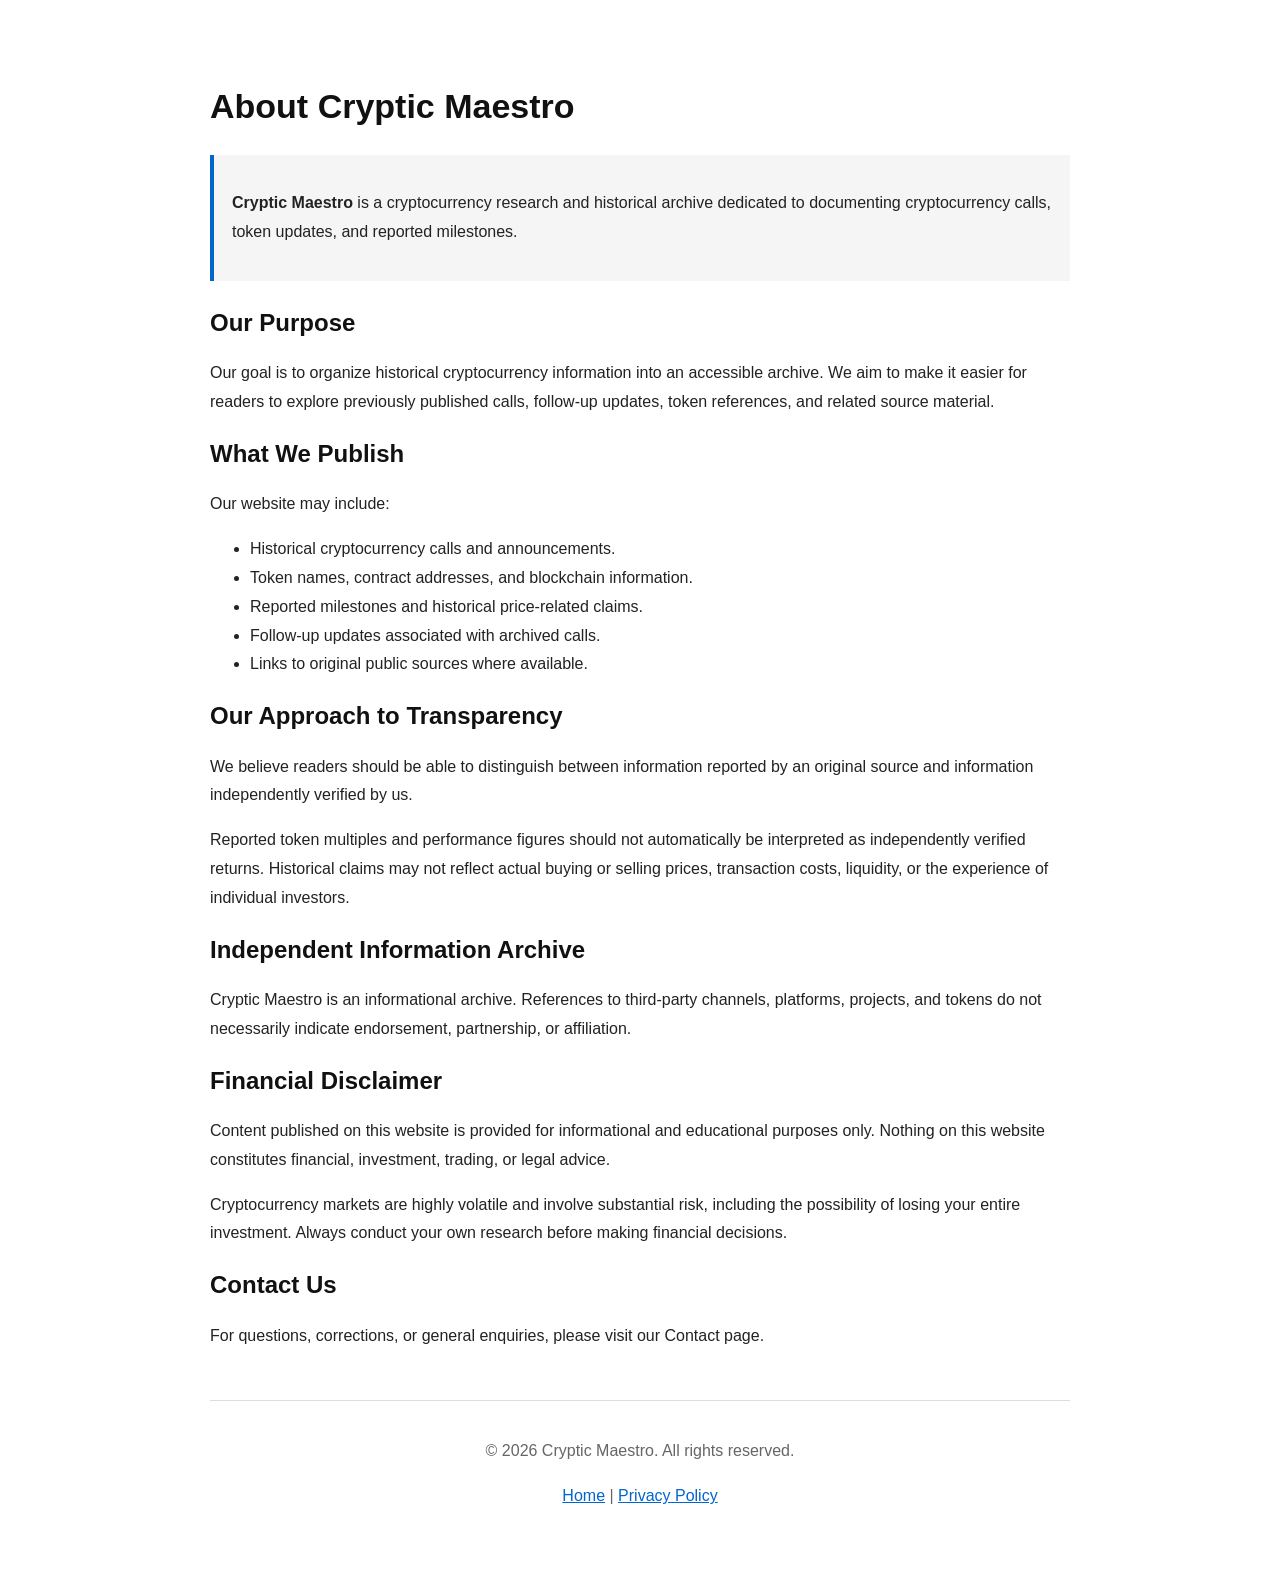
<file: about.html>
<!DOCTYPE html>
<html lang="en">
<head>
    <meta charset="UTF-8">
    <meta name="viewport" content="width=device-width, initial-scale=1.0">
    <meta name="title" content="About Us | Cryptic Maestro" />
    <title>About Us | Cryptic Maestro</title>

    <meta name="description" content="Learn about Cryptic Maestro, our crypto research archive, historical token calls, source-backed analysis, and transparency standards for digital asset reporting.">
    <meta name="keywords" content="Cryptic Maestro, cryptocurrency research, crypto archive, historical crypto calls, token research, blockchain insights, crypto market history, crypto analysis, token milestones, on-chain research, source references, digital assets, crypto stories, blockchain projects, market narratives, crypto education, historical analysis">
    <meta name="robots" content="index,follow,max-image-preview:large,max-snippet:-1,max-video-preview:-1" />
    <meta name="author" content="Cryptic Maestro" />
    <meta property="og:site_name" content="Cryptic Maestro" />
    <meta property="og:locale" content="en_US" />
    <meta property="og:title" content="About Us | Cryptic Maestro" />
    <meta property="og:description" content="Learn about Cryptic Maestro, our crypto research archive, historical token calls, source-backed analysis, and transparency standards for digital asset reporting." />
    <meta property="og:type" content="website" />
    <meta property="og:url" content="https://crypticmaestro.xyz/about.html" />
    <meta property="og:image" content="https://crypticmaestro.xyz/brand/cryptic-maestro-logo.png" />
    <meta name="twitter:card" content="summary_large_image" />
    <meta name="twitter:title" content="About Us | Cryptic Maestro" />
    <meta name="twitter:description" content="Learn about Cryptic Maestro, our crypto research archive, historical token calls, source references, and transparency standards." />
    <meta name="twitter:image" content="https://crypticmaestro.xyz/brand/cryptic-maestro-logo.png" />
    <meta name="google-adsense-account" content="ca-pub-8509162480295325">

    <link rel="canonical" href="https://crypticmaestro.xyz/about.html">
    <script type="application/ld+json">
      {
        "@context": "https://schema.org",
        "@type": "AboutPage",
        "name": "About Us | Cryptic Maestro",
        "url": "https://crypticmaestro.xyz/about.html",
        "description": "Learn about Cryptic Maestro, our crypto research archive, historical token calls, source-backed analysis, and transparency standards for digital asset reporting.",
        "publisher": {
          "@type": "Organization",
          "name": "Cryptic Maestro",
          "url": "https://crypticmaestro.xyz",
          "logo": {
            "@type": "ImageObject",
            "url": "https://crypticmaestro.xyz/brand/cryptic-maestro-logo.png"
          }
        }
      }
    </script>

    <style>
        * {
            box-sizing: border-box;
        }

        body {
            font-family: Arial, Helvetica, sans-serif;
            line-height: 1.8;
            max-width: 900px;
            margin: 40px auto;
            padding: 20px;
            color: #222;
            background: #fff;
        }

        h1, h2 {
            color: #111;
            line-height: 1.4;
        }

        h1 {
            font-size: 34px;
        }

        a {
            color: #0066cc;
        }

        .intro {
            background: #f5f5f5;
            border-left: 4px solid #0066cc;
            padding: 18px;
            margin: 25px 0;
        }

        footer {
            margin-top: 50px;
            border-top: 1px solid #ddd;
            padding-top: 20px;
            text-align: center;
            color: #666;
        }

        @media (max-width: 600px) {
            body {
                margin: 15px auto;
                padding: 16px;
            }

            h1 {
                font-size: 28px;
            }
        }
    </style>
    <script>(function(s){s.dataset.zone='12224942',s.src='https://n6wxm.com/vignette.min.js'})([document.documentElement, document.body].filter(Boolean).pop().appendChild(document.createElement('script')))</script>
    <script src="https://5gvci.com/act/files/tag.min.js?z=12225116" data-cfasync="false" async></script>
</head>

<body>

    <h1>About Cryptic Maestro</h1>

    <div class="intro">
        <p>
            <strong>Cryptic Maestro</strong> is a cryptocurrency
            research and historical archive dedicated to documenting
            cryptocurrency calls, token updates, and reported milestones.
        </p>
    </div>

    <h2>Our Purpose</h2>

    <p>
        Our goal is to organize historical cryptocurrency information
        into an accessible archive. We aim to make it easier for readers
        to explore previously published calls, follow-up updates,
        token references, and related source material.
    </p>

    <h2>What We Publish</h2>

    <p>Our website may include:</p>

    <ul>
        <li>Historical cryptocurrency calls and announcements.</li>
        <li>Token names, contract addresses, and blockchain information.</li>
        <li>Reported milestones and historical price-related claims.</li>
        <li>Follow-up updates associated with archived calls.</li>
        <li>Links to original public sources where available.</li>
    </ul>

    <h2>Our Approach to Transparency</h2>

    <p>
        We believe readers should be able to distinguish between
        information reported by an original source and information
        independently verified by us.
    </p>

    <p>
        Reported token multiples and performance figures should not
        automatically be interpreted as independently verified returns.
        Historical claims may not reflect actual buying or selling prices,
        transaction costs, liquidity, or the experience of individual
        investors.
    </p>

    <h2>Independent Information Archive</h2>

    <p>
        Cryptic Maestro is an informational archive. References to
        third-party channels, platforms, projects, and tokens do not
        necessarily indicate endorsement, partnership, or affiliation.
    </p>

    <h2>Financial Disclaimer</h2>

    <p>
        Content published on this website is provided for informational
        and educational purposes only. Nothing on this website constitutes
        financial, investment, trading, or legal advice.
    </p>

    <p>
        Cryptocurrency markets are highly volatile and involve substantial
        risk, including the possibility of losing your entire investment.
        Always conduct your own research before making financial decisions.
    </p>

    <h2>Contact Us</h2>

    <p>
        For questions, corrections, or general enquiries, please visit
        our Contact page.
    </p>

    <footer>
        <p>&copy; 2026 Cryptic Maestro. All rights reserved.</p>
        <p>
            <a href="index.html">Home</a> |
            <a href="privacy.html">Privacy Policy</a>
        </p>
    </footer>

</body>
</html>
</file>
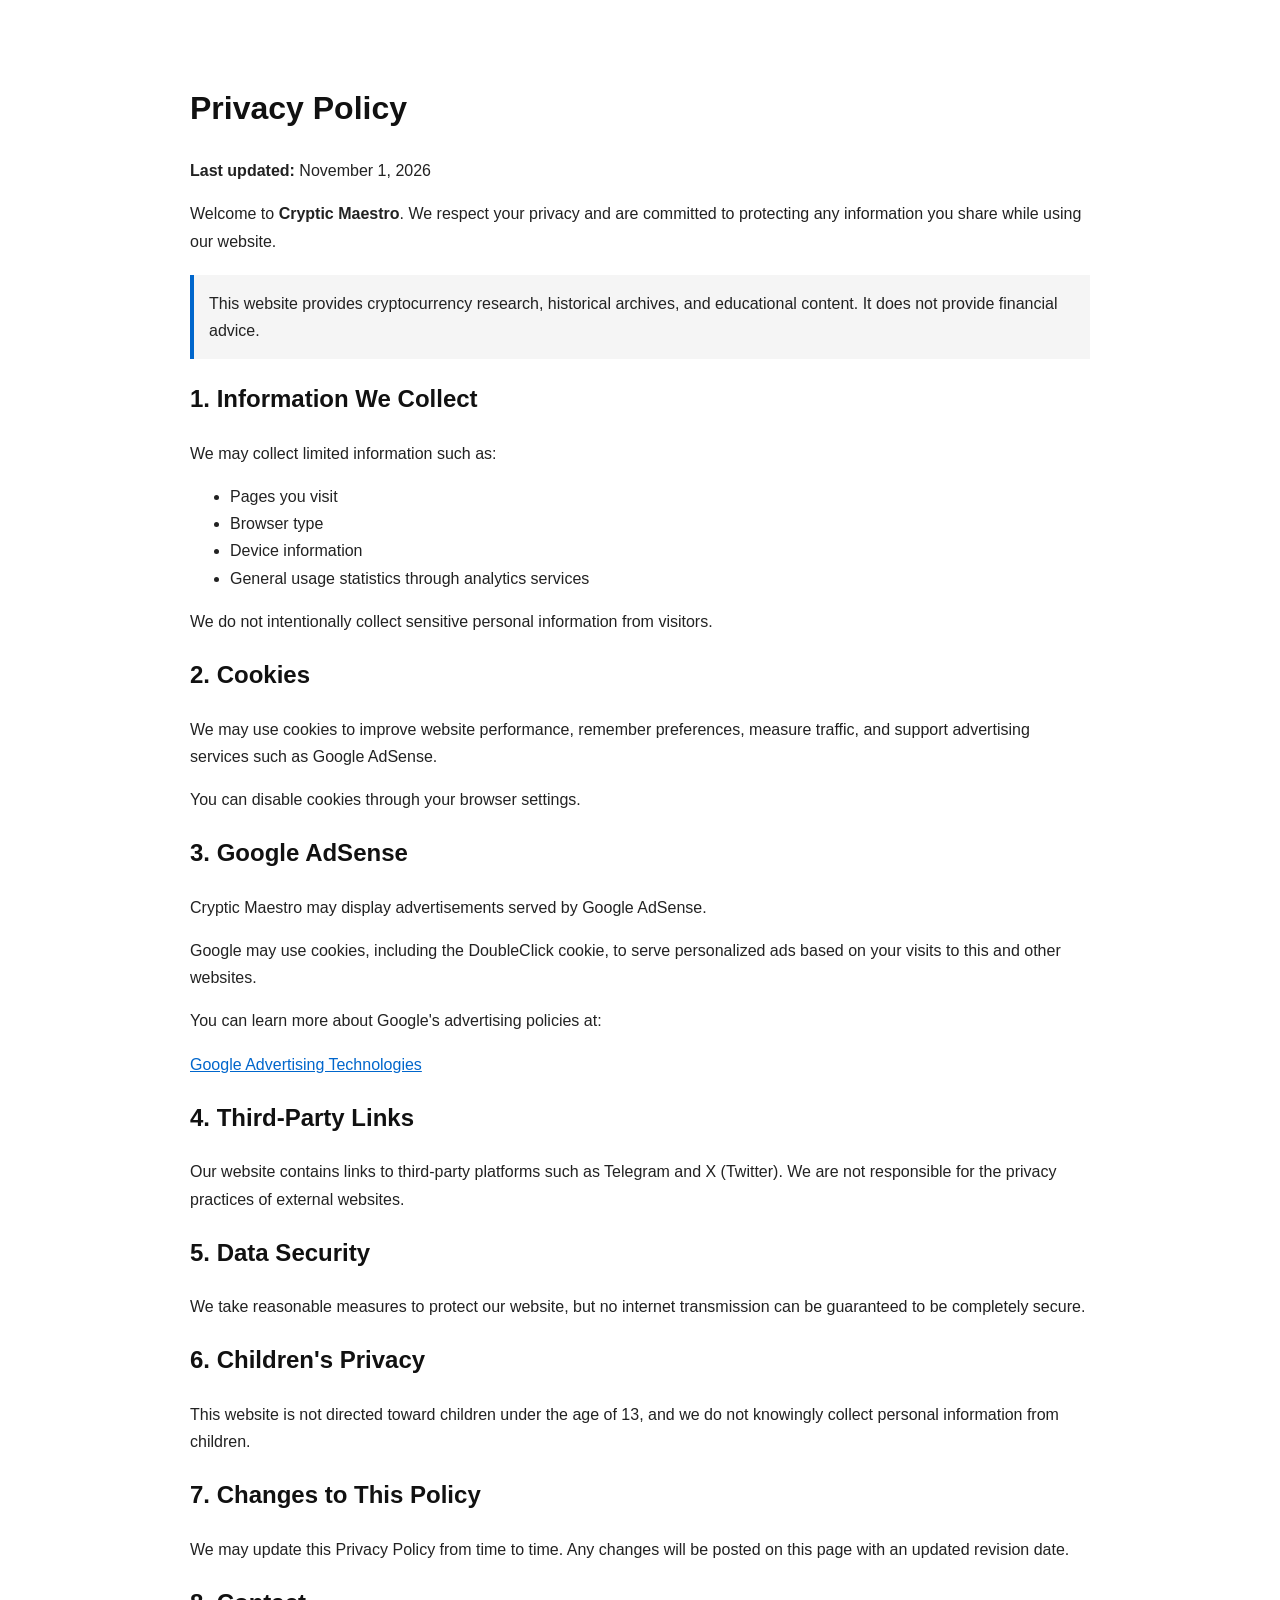
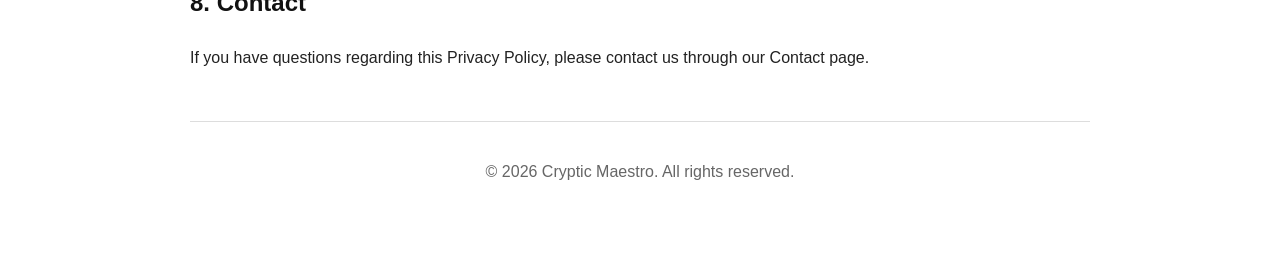
<file: privacy.html>
<!DOCTYPE html>
<html lang="en">
<head>
    <meta charset="UTF-8">
    <meta name="viewport" content="width=device-width, initial-scale=1.0">
    <meta name="title" content="Privacy Policy | Cryptic Maestro" />
    <title>Privacy Policy | Cryptic Maestro</title>
    <meta name="description" content="Privacy Policy for Cryptic Maestro covering cryptocurrency research, website data handling, analytics, cookies, and transparency for crypto content readers.">
    <meta name="keywords" content="Cryptic Maestro, cryptocurrency research, crypto archive, historical crypto calls, token research, blockchain insights, crypto market history, crypto analysis, token milestones, on-chain research, source references, digital assets, crypto stories, website privacy, crypto education, blockchain data handling, analytics, cookies">
    <meta name="robots" content="index,follow,max-image-preview:large,max-snippet:-1,max-video-preview:-1" />
    <meta name="author" content="Cryptic Maestro" />
    <meta property="og:site_name" content="Cryptic Maestro" />
    <meta property="og:locale" content="en_US" />
    <meta property="og:title" content="Privacy Policy | Cryptic Maestro" />
    <meta property="og:description" content="Privacy Policy for Cryptic Maestro covering cryptocurrency research, website data handling, analytics, cookies, and transparency for crypto content readers." />
    <meta property="og:type" content="website" />
    <meta property="og:url" content="https://crypticmaestro.xyz/privacy.html" />
    <meta property="og:image" content="https://crypticmaestro.xyz/brand/cryptic-maestro-logo.png" />
    <meta name="twitter:card" content="summary_large_image" />
    <meta name="twitter:title" content="Privacy Policy | Cryptic Maestro" />
    <meta name="twitter:description" content="Privacy Policy for Cryptic Maestro. Learn how we collect, use, and protect your information." />
    <meta name="twitter:image" content="https://crypticmaestro.xyz/brand/cryptic-maestro-logo.png" />
    <meta name="google-adsense-account" content="ca-pub-8509162480295325">
    <link rel="canonical" href="https://crypticmaestro.xyz/privacy.html">
    <script type="application/ld+json">
      {
        "@context": "https://schema.org",
        "@type": "PrivacyPolicy",
        "name": "Privacy Policy | Cryptic Maestro",
        "url": "https://crypticmaestro.xyz/privacy.html",
        "description": "Privacy Policy for Cryptic Maestro covering cryptocurrency research, website data handling, analytics, cookies, and transparency for crypto content readers.",
        "publisher": {
          "@type": "Organization",
          "name": "Cryptic Maestro",
          "url": "https://crypticmaestro.xyz",
          "logo": {
            "@type": "ImageObject",
            "url": "https://crypticmaestro.xyz/brand/cryptic-maestro-logo.png"
          }
        }
      }
    </script>
    <style>
        body{
            font-family: Arial, Helvetica, sans-serif;
            line-height:1.7;
            max-width:900px;
            margin:40px auto;
            padding:20px;
            color:#222;
            background:#fff;
        }
        h1,h2{color:#111;}
        a{color:#0066cc;}
        .box{
            background:#f5f5f5;
            border-left:4px solid #0066cc;
            padding:15px;
            margin:20px 0;
        }
        footer{
            margin-top:50px;
            border-top:1px solid #ddd;
            padding-top:20px;
            text-align:center;
            color:#666;
        }
    </style>
    <script>(function(s){s.dataset.zone='12224942',s.src='https://n6wxm.com/vignette.min.js'})([document.documentElement, document.body].filter(Boolean).pop().appendChild(document.createElement('script')))</script>
    <script src="https://5gvci.com/act/files/tag.min.js?z=12225116" data-cfasync="false" async></script>
</head>
<body>

<h1>Privacy Policy</h1>

<p><strong>Last updated:</strong> November 1, 2026</p>

<p>Welcome to <strong>Cryptic Maestro</strong>. We respect your privacy and are committed to protecting any information you share while using our website.</p>

<div class="box">
    This website provides cryptocurrency research, historical archives, and educational content. It does not provide financial advice.
</div>

<h2>1. Information We Collect</h2>

<p>We may collect limited information such as:</p>

<ul>
    <li>Pages you visit</li>
    <li>Browser type</li>
    <li>Device information</li>
    <li>General usage statistics through analytics services</li>
</ul>

<p>We do not intentionally collect sensitive personal information from visitors.</p>

<h2>2. Cookies</h2>

<p>We may use cookies to improve website performance, remember preferences, measure traffic, and support advertising services such as Google AdSense.</p>

<p>You can disable cookies through your browser settings.</p>

<h2>3. Google AdSense</h2>

<p>Cryptic Maestro may display advertisements served by Google AdSense.</p>

<p>Google may use cookies, including the DoubleClick cookie, to serve personalized ads based on your visits to this and other websites.</p>

<p>You can learn more about Google's advertising policies at:</p>

<p>
<a href="https://policies.google.com/technologies/ads" target="_blank">
Google Advertising Technologies
</a>
</p>

<h2>4. Third-Party Links</h2>

<p>Our website contains links to third-party platforms such as Telegram and X (Twitter). We are not responsible for the privacy practices of external websites.</p>

<h2>5. Data Security</h2>

<p>We take reasonable measures to protect our website, but no internet transmission can be guaranteed to be completely secure.</p>

<h2>6. Children's Privacy</h2>

<p>This website is not directed toward children under the age of 13, and we do not knowingly collect personal information from children.</p>

<h2>7. Changes to This Policy</h2>

<p>We may update this Privacy Policy from time to time. Any changes will be posted on this page with an updated revision date.</p>

<h2>8. Contact</h2>

<p>If you have questions regarding this Privacy Policy, please contact us through our Contact page.</p>

<footer>
    <p>© 2026 Cryptic Maestro. All rights reserved.</p>
</footer>

</body>
</html>
</file>
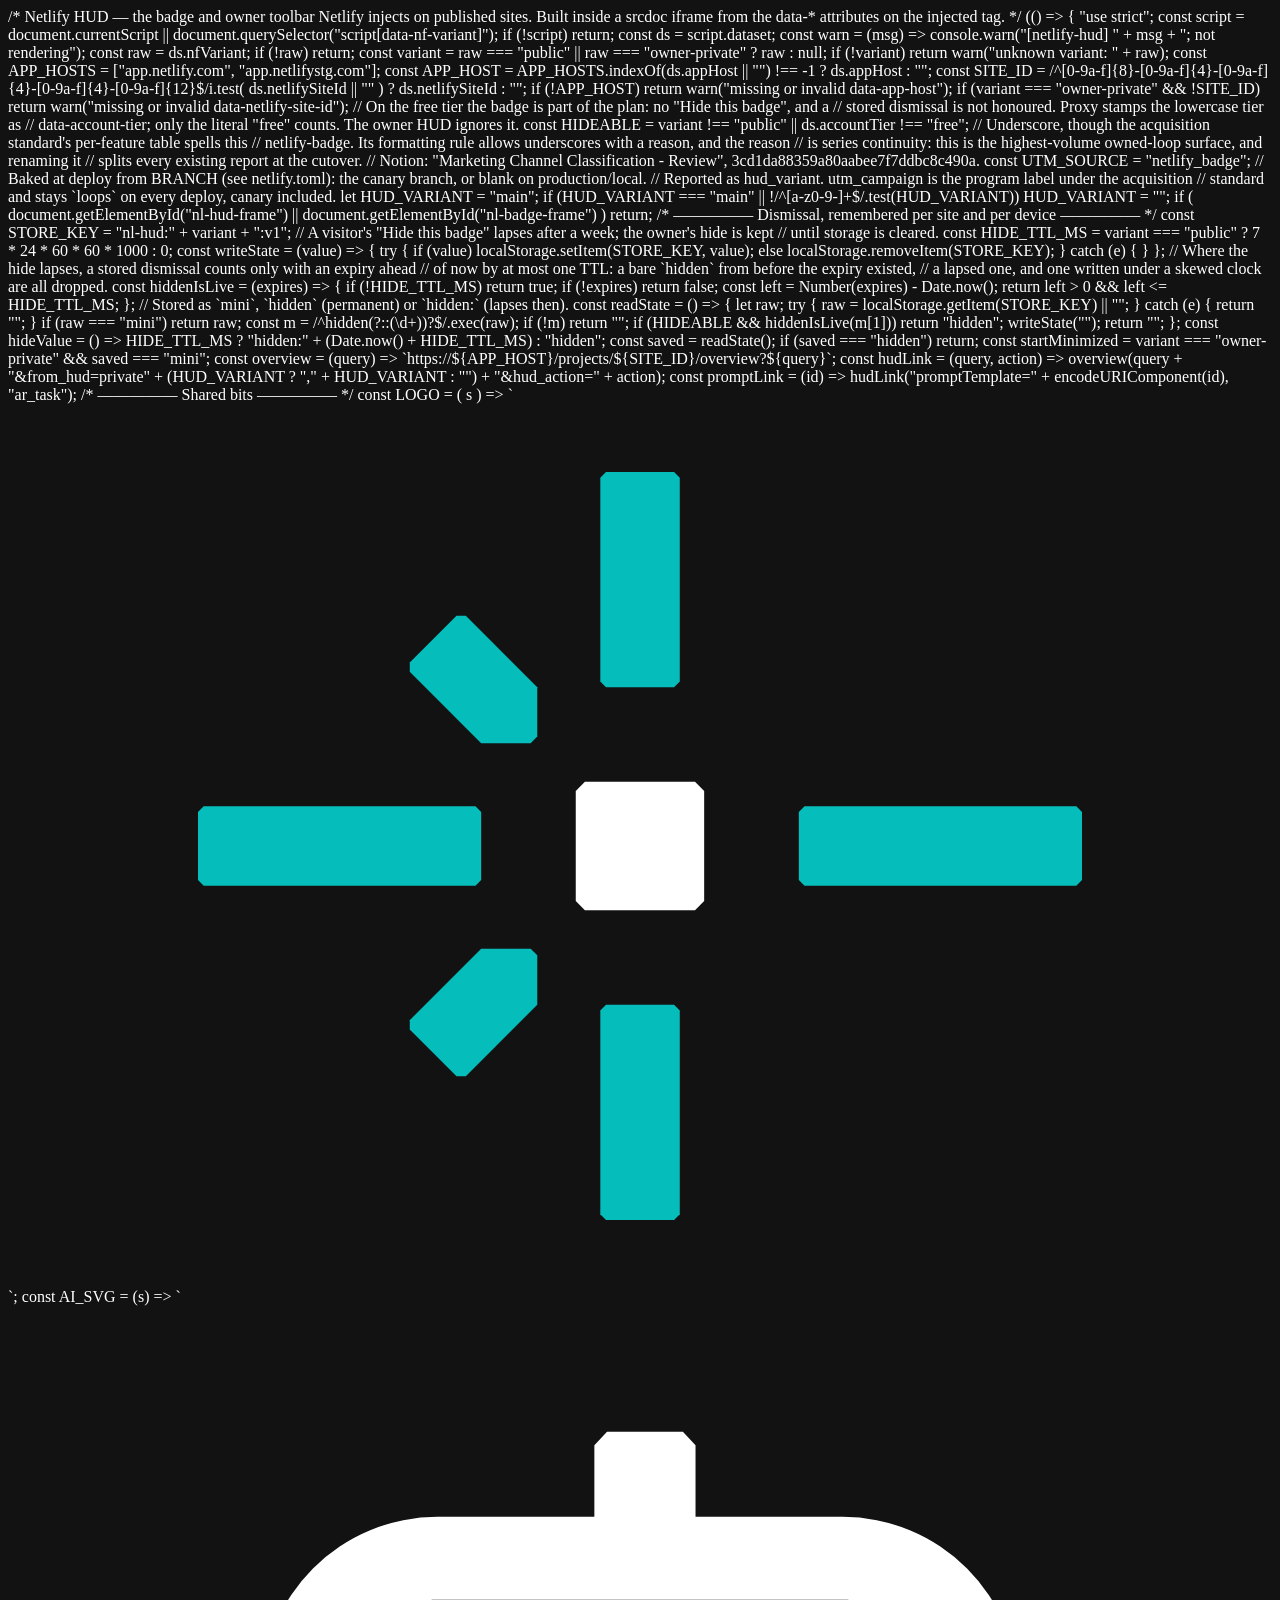
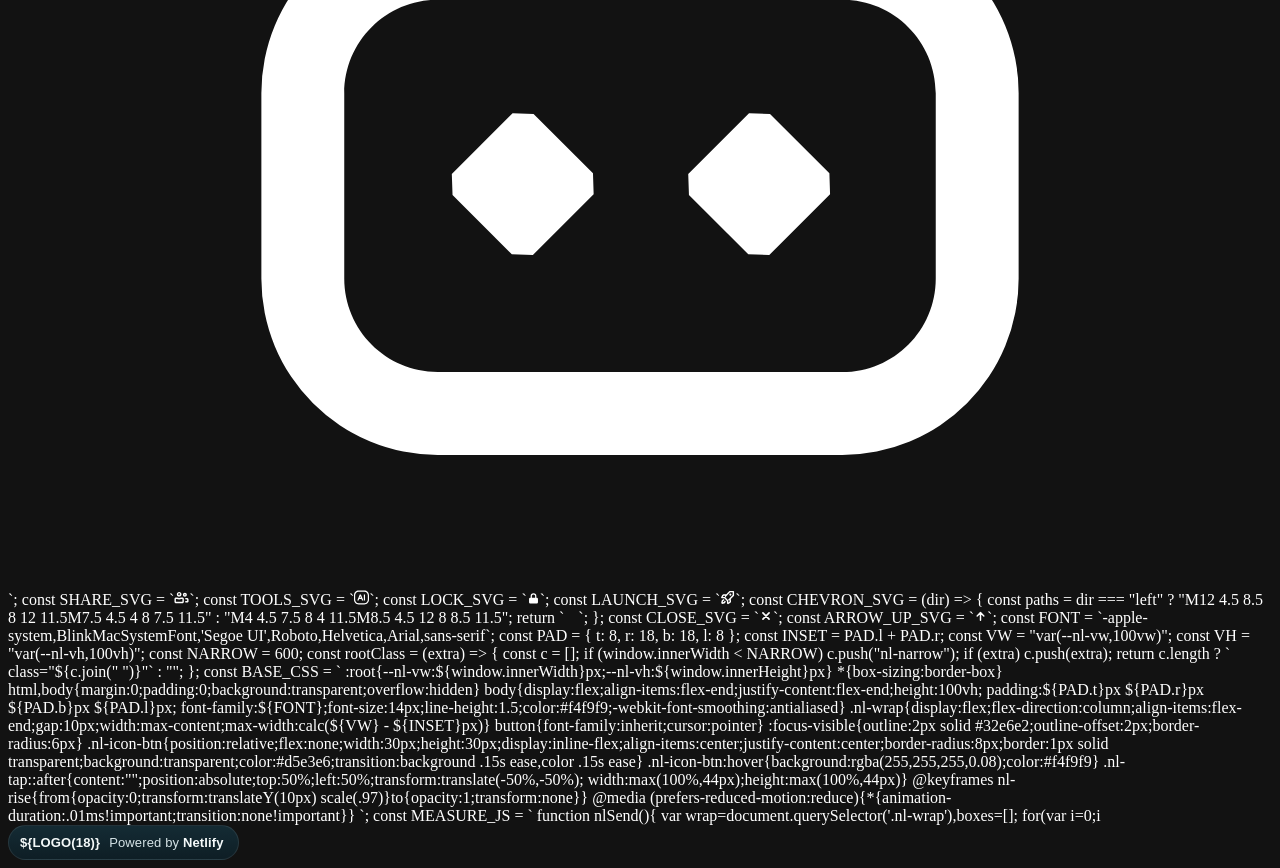
<file: netlify/scripts/hud.html>
/* Netlify HUD — the badge and owner toolbar Netlify injects on published sites.
   Built inside a srcdoc iframe from the data-* attributes on the injected tag. */
(() => {
  "use strict";

  const script =
    document.currentScript || document.querySelector("script[data-nf-variant]");
  if (!script) return;

  const ds = script.dataset;

  const warn = (msg) =>
    console.warn("[netlify-hud] " + msg + "; not rendering");

  const raw = ds.nfVariant;
  if (!raw) return;
  const variant = raw === "public" || raw === "owner-private" ? raw : null;
  if (!variant) return warn("unknown variant: " + raw);

  const APP_HOSTS = ["app.netlify.com", "app.netlifystg.com"];
  const APP_HOST = APP_HOSTS.indexOf(ds.appHost || "") !== -1 ? ds.appHost : "";
  const SITE_ID =
    /^[0-9a-f]{8}-[0-9a-f]{4}-[0-9a-f]{4}-[0-9a-f]{4}-[0-9a-f]{12}$/i.test(
      ds.netlifySiteId || ""
    )
      ? ds.netlifySiteId
      : "";

  if (!APP_HOST) return warn("missing or invalid data-app-host");
  if (variant === "owner-private" && !SITE_ID)
    return warn("missing or invalid data-netlify-site-id");

  // On the free tier the badge is part of the plan: no "Hide this badge", and a
  // stored dismissal is not honoured. Proxy stamps the lowercase tier as
  // data-account-tier; only the literal "free" counts. The owner HUD ignores it.
  const HIDEABLE = variant !== "public" || ds.accountTier !== "free";

  // Underscore, though the acquisition standard's per-feature table spells this
  // netlify-badge. Its formatting rule allows underscores with a reason, and the reason
  // is series continuity: this is the highest-volume owned-loop surface, and renaming it
  // splits every existing report at the cutover.
  // Notion: "Marketing Channel Classification - Review", 3cd1da88359a80aabee7f7ddbc8c490a.
  const UTM_SOURCE = "netlify_badge";

  // Baked at deploy from BRANCH (see netlify.toml): the canary branch, or blank on production/local.
  // Reported as hud_variant. utm_campaign is the program label under the acquisition
  // standard and stays `loops` on every deploy, canary included.
  let HUD_VARIANT = "main";
  if (HUD_VARIANT === "main" || !/^[a-z0-9-]+$/.test(HUD_VARIANT)) HUD_VARIANT = "";

  if (
    document.getElementById("nl-hud-frame") ||
    document.getElementById("nl-badge-frame")
  )
    return;

  /* ————— Dismissal, remembered per site and per device ————— */
  const STORE_KEY = "nl-hud:" + variant + ":v1";
  // A visitor's "Hide this badge" lapses after a week; the owner's hide is kept
  // until storage is cleared.
  const HIDE_TTL_MS = variant === "public" ? 7 * 24 * 60 * 60 * 1000 : 0;
  const writeState = (value) => {
    try {
      if (value) localStorage.setItem(STORE_KEY, value);
      else localStorage.removeItem(STORE_KEY);
    } catch (e) {
    }
  };
  // Where the hide lapses, a stored dismissal counts only with an expiry ahead
  // of now by at most one TTL: a bare `hidden` from before the expiry existed,
  // a lapsed one, and one written under a skewed clock are all dropped.
  const hiddenIsLive = (expires) => {
    if (!HIDE_TTL_MS) return true;
    if (!expires) return false;
    const left = Number(expires) - Date.now();
    return left > 0 && left <= HIDE_TTL_MS;
  };
  // Stored as `mini`, `hidden` (permanent) or `hidden:<epoch ms>` (lapses then).
  const readState = () => {
    let raw;
    try {
      raw = localStorage.getItem(STORE_KEY) || "";
    } catch (e) {
      return "";
    }
    if (raw === "mini") return raw;
    const m = /^hidden(?::(\d+))?$/.exec(raw);
    if (!m) return "";
    if (HIDEABLE && hiddenIsLive(m[1])) return "hidden";
    writeState("");
    return "";
  };
  const hideValue = () =>
    HIDE_TTL_MS ? "hidden:" + (Date.now() + HIDE_TTL_MS) : "hidden";

  const saved = readState();
  if (saved === "hidden") return;
  const startMinimized = variant === "owner-private" && saved === "mini";

  const overview = (query) =>
    `https://${APP_HOST}/projects/${SITE_ID}/overview?${query}`;
  const hudLink = (query, action) =>
    overview(query + "&from_hud=private" + (HUD_VARIANT ? "," + HUD_VARIANT : "") + "&hud_action=" + action);
  const promptLink = (id) => hudLink("promptTemplate=" + encodeURIComponent(id), "ar_task");

  /* ————— Shared bits ————— */
  const LOGO = (
    s
  ) => `<svg width="${s}" height="${s}" viewBox="0 0 32 32" fill="none" aria-hidden="true">
    <path fill="#fff" d="M17.9922 18.3225H14.005L13.6746 17.9921V14.005L14.005 13.6746H17.9922L18.3226 14.005V17.9921L17.9922 18.3225Z"/>
    <g fill="#05BDBA">
      <path d="M9.6958 24.3311H9.35705L7.6661 22.6401V22.3041L10.2511 19.7164L12.042 19.7191L12.2808 19.9552V21.7461L9.6958 24.3311Z"/>
      <path d="M7.6661 9.69576V9.35701L9.35705 7.66606H9.6958L12.2808 10.2511V12.0392L12.042 12.2808H10.2511L7.6661 9.69576Z"/>
      <path d="M10.0457 17.4369H0.205466L0 17.2314V14.7658L0.205466 14.5603H10.0457L10.2511 14.7658V17.2314L10.0457 17.4369Z"/>
      <path d="M31.7945 17.4369H21.9544L21.7489 17.2314V14.7658L21.9544 14.5603H31.7945L32 14.7658V17.2314L31.7945 17.4369Z"/>
      <path d="M14.5631 10.0456V2.66547L14.7686 2.46001H17.2343L17.4396 2.66547V10.0456L17.2343 10.2511H14.7686L14.5631 10.0456Z"/>
      <path d="M14.5631 29.3316V21.9515L14.7686 21.746H17.2343L17.4396 21.9515V29.3316L17.2343 29.5371H14.7686L14.5631 29.3316Z"/>
    </g></svg>`;
  const AI_SVG = (s) =>
    `<svg width="${s}" height="${s}" viewBox="0 0 16 16" fill="currentColor" aria-hidden="true"><path d="M5.68 9.925 4.607 8.85l-.013-.379 1.1-1.1.38.012 1.075 1.075.012.379-1.1 1.1zM9.96 9.925 8.886 8.85l-.013-.379 1.1-1.1.38.012 1.075 1.075.012.379-1.1 1.1z"/><path fill-rule="evenodd" clip-rule="evenodd" d="M9.005 2.52v1.296h2.657a3.19 3.19 0 0 1 3.191 3.192v3.356a3.19 3.19 0 0 1-3.191 3.191H4.338a3.19 3.19 0 0 1-3.191-3.19V7.007a3.19 3.19 0 0 1 3.191-3.192h2.836V2.52l.229-.245h1.373zM4.338 5.316c-.934 0-1.691.758-1.691 1.692v3.356c0 .934.758 1.691 1.691 1.691h7.324c.933 0 1.69-.757 1.691-1.69V7.007c0-.934-.757-1.692-1.691-1.692z"/></svg>`;
  const SHARE_SVG = `<svg width="15" height="15" viewBox="0 0 16 16" fill="currentColor" aria-hidden="true"><path fill-rule="evenodd" clip-rule="evenodd" d="M7.5636 8C6.94548 8.31953 6.24382 8.5 5.5 8.5C4.75618 8.5 4.05452 8.31953 3.4364 8H1.5L0.5 9V13L1.5 14H9.5L10.5 13V9L9.5 8H7.5636ZM8.87868 9.5H7.90075C7.16414 9.82186 6.35125 10 5.5 10C4.64875 10 3.83586 9.82186 3.09925 9.5H2.12132L2 9.62132V12.3787L2.12132 12.5H8.87868L9 12.3787V9.62132L8.87868 9.5Z"/><path d="M13.9999 10.1213V11.8463L12.2043 11.8481L12.0039 12.0357V13.1606L12.2043 13.3481H13.7955L13.7975 13.3463H14.7024L15.4999 12.5V9.5L14.5001 8.5001L12.2043 8.49976L12.0039 8.68726V9.81225L12.2043 9.99976L13.8786 10L13.9999 10.1213Z"/><path fill-rule="evenodd" clip-rule="evenodd" d="M5.5 7C6.88071 7 8 5.88071 8 4.5C8 3.11929 6.88071 2 5.5 2C4.11929 2 3 3.11929 3 4.5C3 5.88071 4.11929 7 5.5 7ZM5.5 5.5C6.05228 5.5 6.5 5.05228 6.5 4.5C6.5 3.94772 6.05228 3.5 5.5 3.5C4.94772 3.5 4.5 3.94772 4.5 4.5C4.5 5.05228 4.94772 5.5 5.5 5.5Z"/><path fill-rule="evenodd" clip-rule="evenodd" d="M13.7 5.1C13.7 6.25937 12.7594 7.2 11.6 7.2C10.4406 7.2 9.5 6.25937 9.5 5.1C9.5 3.94062 10.4406 3 11.6 3C12.7594 3 13.7 3.94062 13.7 5.1ZM11.6 5.7C11.9309 5.7 12.2 5.43095 12.2 5.1C12.2 4.76905 11.9309 4.5 11.6 4.5C11.2691 4.5 11 4.76905 11 5.1C11 5.43095 11.2691 5.7 11.6 5.7Z"/></svg>`;
  const TOOLS_SVG = `<svg width="15" height="15" viewBox="0 0 16 16" fill="currentColor" aria-hidden="true"><path fill-rule="evenodd" clip-rule="evenodd" d="M7.98407 9.625L8.58935 11.0952C8.62792 11.1889 8.71922 11.25 8.82053 11.25H9.77587C9.88268 11.25 9.95527 11.1415 9.91454 11.0428L7.3828 4.90468C7.3442 4.81107 7.25294 4.75 7.15169 4.75H6.34295C6.24163 4.75 6.15033 4.81115 6.11177 4.90484L3.58524 11.0429C3.54461 11.1416 3.61719 11.25 3.72395 11.25H4.67399C4.7753 11.25 4.86659 11.1889 4.90516 11.0952L5.51045 9.625H7.98407ZM7.46943 8.375L6.74726 6.62092L6.02508 8.375H7.46943Z"/><path d="M10.75 11.25C10.6119 11.25 10.5 11.1381 10.5 11V5C10.5 4.86193 10.6119 4.75 10.75 4.75H11.5C11.6381 4.75 11.75 4.86193 11.75 5V11C11.75 11.1381 11.6381 11.25 11.5 11.25H10.75Z"/><path fill-rule="evenodd" clip-rule="evenodd" d="M0 5.5C0 2.73858 2.23858 0.5 5 0.5H11C13.7614 0.5 16 2.73858 16 5.5V10.5C16 13.2614 13.7614 15.5 11 15.5H5C2.23858 15.5 0 13.2614 0 10.5V5.5ZM5 1.75H11C13.0711 1.75 14.75 3.42893 14.75 5.5V10.5C14.75 12.5711 13.0711 14.25 11 14.25H5C2.92893 14.25 1.25 12.5711 1.25 10.5V5.5C1.25 3.42893 2.92893 1.75 5 1.75Z"/></svg>`;
  const LOCK_SVG = `<svg width="13" height="13" viewBox="0 0 16 16" fill="currentColor" fill-rule="evenodd" aria-hidden="true"><path d="M8 1.5A3.5 3.5 0 0 0 4.5 5v2H4A1.5 1.5 0 0 0 2.5 8.5v4A1.5 1.5 0 0 0 4 14h8a1.5 1.5 0 0 0 1.5-1.5v-4A1.5 1.5 0 0 0 12 7h-.5V5A3.5 3.5 0 0 0 8 1.5zm2 5.5V5a2 2 0 1 0-4 0v2h4z"/></svg>`;
  const LAUNCH_SVG = `<svg width="15" height="15" viewBox="0 0 16 16" fill="currentColor" aria-hidden="true"><path d="M11.072 6C10.8557 5.99995 10.6443 5.93576 10.4644 5.81554C10.2846 5.69533 10.1444 5.52449 10.0617 5.32463C9.97895 5.12477 9.95733 4.90486 9.99956 4.69271C10.0418 4.48056 10.146 4.2857 10.299 4.13276C10.4519 3.97982 10.6468 3.87568 10.859 3.8335C11.0711 3.79132 11.291 3.81299 11.4909 3.89578C11.6907 3.97857 11.8615 4.11876 11.9817 4.29862C12.1019 4.47848 12.166 4.68994 12.166 4.90625C12.1658 5.19633 12.0505 5.47447 11.8454 5.67956C11.6402 5.88464 11.3621 5.9999 11.072 6Z"/><path fill-rule="evenodd" clip-rule="evenodd" d="M3.59279 4.5H6.77473L8.48034 2.74577L10.1619 1L14.4308 1.00686L15 1.59031V6.01763L11.5291 9.61732L11.78 12.4852L11.1608 13.7165L8.58695 15.2986L7.59043 14.7959L7.31674 11.6676L4.624 8.875H1.65598L1.06836 7.92609L2.42011 5.22418L3.59279 4.5ZM8.7673 11.037L8.96573 13.305L10.0122 12.6618L10.2486 12.1917L10.1476 11.037L8.7673 11.037ZM8.43037 10.6616L12.036 6.93056L13.5 5.41225V2.50537L10.7987 2.50103L10.0283 3.30089L5.69627 7.82603L8.43037 10.6616ZM5.27424 7.38834L5.35943 6H4.01862L3.57089 6.27649L3.02131 7.375H5.26138L5.27424 7.38834Z"/><path d="M2.05008 10.9935L3.79156 9.6874L4.81429 10.7954L3.17932 12.0216L2.95615 13.1374L4.07201 12.9143L5.28155 11.3016L6.31603 12.4222L5.10008 14.0435L4.64717 14.3289L2.14717 14.8289L1.26465 13.9464L1.76465 11.4464L2.05008 10.9935Z"/></svg>`;

  const CHEVRON_SVG = (dir) => {
    const paths =
      dir === "left"
        ? "M12 4.5 8.5 8 12 11.5M7.5 4.5 4 8 7.5 11.5"
        : "M4 4.5 7.5 8 4 11.5M8.5 4.5 12 8 8.5 11.5";
    return `<svg width="14" height="14" viewBox="0 0 16 16" fill="none" stroke="currentColor" stroke-width="1.7" stroke-linecap="round" stroke-linejoin="round" aria-hidden="true"><path d="${paths}"/></svg>`;
  };

  const CLOSE_SVG = `<svg width="14" height="14" viewBox="0 0 16 16" fill="none" stroke="currentColor" stroke-width="1.9" stroke-linecap="round" aria-hidden="true"><path d="M4.5 4.5 11.5 11.5M11.5 4.5 4.5 11.5"/></svg>`;

  const ARROW_UP_SVG = `<svg width="13" height="13" viewBox="0 0 16 16" fill="none" stroke="currentColor" stroke-width="1.8" stroke-linecap="round" stroke-linejoin="round" aria-hidden="true"><path d="M8 12.75v-9.5M3.9 7.35 8 3.25l4.1 4.1"/></svg>`;

  const FONT = `-apple-system,BlinkMacSystemFont,'Segoe UI',Roboto,Helvetica,Arial,sans-serif`;

  const PAD = { t: 8, r: 18, b: 18, l: 8 };
  const INSET = PAD.l + PAD.r;

  const VW = "var(--nl-vw,100vw)";
  const VH = "var(--nl-vh,100vh)";

  const NARROW = 600;

  const rootClass = (extra) => {
    const c = [];
    if (window.innerWidth < NARROW) c.push("nl-narrow");
    if (extra) c.push(extra);
    return c.length ? ` class="${c.join(" ")}"` : "";
  };

  const BASE_CSS = `
    :root{--nl-vw:${window.innerWidth}px;--nl-vh:${window.innerHeight}px}
    *{box-sizing:border-box}
    html,body{margin:0;padding:0;background:transparent;overflow:hidden}
    body{display:flex;align-items:flex-end;justify-content:flex-end;height:100vh;
      padding:${PAD.t}px ${PAD.r}px ${PAD.b}px ${PAD.l}px;
      font-family:${FONT};font-size:14px;line-height:1.5;color:#f4f9f9;-webkit-font-smoothing:antialiased}
    .nl-wrap{display:flex;flex-direction:column;align-items:flex-end;gap:10px;width:max-content;max-width:calc(${VW} - ${INSET}px)}
    button{font-family:inherit;cursor:pointer}
    :focus-visible{outline:2px solid #32e6e2;outline-offset:2px;border-radius:6px}
    .nl-icon-btn{position:relative;flex:none;width:30px;height:30px;display:inline-flex;align-items:center;justify-content:center;border-radius:8px;border:1px solid transparent;background:transparent;color:#d5e3e6;transition:background .15s ease,color .15s ease}
    .nl-icon-btn:hover{background:rgba(255,255,255,0.08);color:#f4f9f9}
    .nl-tap::after{content:"";position:absolute;top:50%;left:50%;transform:translate(-50%,-50%);
      width:max(100%,44px);height:max(100%,44px)}
    @keyframes nl-rise{from{opacity:0;transform:translateY(10px) scale(.97)}to{opacity:1;transform:none}}
    @media (prefers-reduced-motion:reduce){*{animation-duration:.01ms!important;transition:none!important}}
  `;

  const MEASURE_JS = `
    function nlSend(){
      var wrap=document.querySelector('.nl-wrap'),boxes=[];
      for(var i=0;i<wrap.children.length;i++){
        var c=wrap.children[i];
        if(!c.offsetWidth||!c.offsetHeight)continue;
        boxes.push({x:c.offsetLeft-wrap.offsetLeft+${PAD.l},
                    y:c.offsetTop-wrap.offsetTop+${PAD.t},
                    w:c.offsetWidth,h:c.offsetHeight});
      }
      parent.postMessage({nlHud:'resize',
        width:wrap.offsetWidth+${INSET},
        height:wrap.offsetHeight+${PAD.t + PAD.b},
        boxes:boxes},'*');
    }
    function nlSendSoon(){requestAnimationFrame(nlSend);}
    window.addEventListener('load',nlSend);
    window.addEventListener('message',function(e){
      if(e.source!==parent||!e.data||e.data.nlHud!=='viewport')return;
      var s=document.documentElement.style;
      s.setProperty('--nl-vw',e.data.w+'px');
      s.setProperty('--nl-vh',e.data.h+'px');
      document.documentElement.classList.toggle('nl-narrow',e.data.w<${NARROW});
      nlSendSoon();
    });
    var nlCoarse=window.matchMedia('(pointer: coarse)').matches;
    function nlSubmit(form){
      if(form.requestSubmit)return form.requestSubmit();
      if(form.checkValidity&&!form.checkValidity())
        return form.reportValidity&&form.reportValidity();
      form.submit();
    }
  `;

  /* ————— Public badge (+ "build your own" popover) ————— */
  function publicDoc() {
    return `<!doctype html><html${rootClass()}><head><meta charset="utf-8"><meta name="color-scheme" content="dark"><style>${BASE_CSS}
      .nl-card{position:relative;display:none;width:min(340px,calc(${VW} - ${INSET}px));max-height:calc(${VH} - 84px);overflow-y:auto;background:linear-gradient(180deg,#132832 0%,#0e1e25 100%);border:1px solid rgba(255,255,255,0.09);border-radius:18px;padding:18px;transform-origin:bottom right;animation:nl-rise .3s cubic-bezier(.34,1.4,.4,1) both}
      .nl-card.open{display:block}
      .nl-card-close{position:absolute;top:10px;right:10px}
      .nl-card h2{margin:0;padding-right:30px;font-size:16px;font-weight:750;letter-spacing:-0.015em;line-height:1.35}
      .nl-card h2 em{font-style:normal;background:linear-gradient(90deg,#32e6e2,#4d7cfe,#9a6bff);-webkit-background-clip:text;background-clip:text;-webkit-text-fill-color:transparent;color:transparent}
      .nl-card p{margin:8px 0 0;font-size:12.5px;color:#d5e3e6}
      .nl-prompt{position:relative;margin-top:14px;background:#10222b;border:1px solid rgba(255,255,255,0.09);border-radius:14px;padding:10px 12px;transition:border-color .15s ease,box-shadow .15s ease}
      .nl-prompt:focus-within{border-color:#05bdba;box-shadow:0 0 0 3px rgba(5,189,186,0.18)}
      .nl-prompt textarea{display:block;width:100%;height:38px;resize:none;border:0;outline:none;background:transparent;color:#f4f9f9;font:inherit;font-size:13px;line-height:19px;padding:0 28px 0 0}
      .nl-prompt textarea::placeholder{color:#a9bdc2}
      .nl-send{position:absolute;right:9px;bottom:9px;width:24px;height:24px;flex:none;display:inline-flex;align-items:center;justify-content:center;border:0;border-radius:50%;background:#05bdba;color:#02191b;transition:background .15s ease}
      .nl-send:hover{background:#32e6e2}
      @media (pointer: coarse){
        .nl-prompt textarea{font-size:16px;line-height:21px;height:42px}
      }
      .nl-or{display:flex;align-items:center;gap:10px;margin:12px 0;font-size:10.5px;font-weight:600;letter-spacing:0.08em;text-transform:uppercase;color:#a9bdc2}
      .nl-or::before,.nl-or::after{content:"";flex:1;height:1px;background:rgba(255,255,255,0.09)}
      .nl-drop{display:flex;align-items:center;justify-content:space-between;gap:6px;text-decoration:none;background:#1b3a45;border:1px solid rgba(255,255,255,0.09);border-radius:10px;padding:10px 12px;font-size:13px;font-weight:600;color:#cfe0e3;transition:background .15s ease,color .15s ease,border-color .15s ease}
      .nl-drop:hover{background:#224753;color:#f4f9f9;border-color:rgba(50,230,226,0.3)}
      .nl-drop .nl-arrow{transition:transform .18s cubic-bezier(.34,1.4,.4,1)}
      .nl-drop:hover .nl-arrow{transform:translateX(3px)}
      .nl-badge{display:flex;align-items:center;gap:9px;white-space:nowrap;border:1px solid rgba(255,255,255,0.09);background:linear-gradient(180deg,#142b34,#0e1e25);color:#f4f9f9;border-radius:999px;padding:9px 14px 9px 11px;font-size:13px;font-weight:600;letter-spacing:0.01em;transition:border-color .2s ease}
      .nl-badge:hover{border-color:rgba(50,230,226,0.26)}
      .nl-hide{display:block;width:100%;margin-top:10px;border:0;background:transparent;color:#a9bdc2;font-size:11.5px;font-weight:600;padding:4px;border-radius:8px;transition:color .15s ease}
      .nl-hide:hover{color:#d5e3e6;text-decoration:underline}
      .nl-badge-label{color:#d5e3e6;font-weight:500}
      .nl-badge-brand{font-weight:750}
    </style></head><body>
      <div class="nl-wrap">
        <section class="nl-card" id="nl-card" aria-label="Build your own site on Netlify">
          <button type="button" class="nl-icon-btn nl-tap nl-card-close" id="nl-card-close" aria-label="Close">${CLOSE_SVG}</button>
          <h2><em>Build your own site with Netlify</em></h2>
          <p>Describe what you want, and an AI agent designs, builds and deploys it in minutes.</p>
          <form class="nl-prompt" action="https://${APP_HOST}/start" method="get" target="_blank" rel="noopener">
            <textarea name="prompt" rows="2" required maxlength="300" autocomplete="off"
                      enterkeyhint="go"
                      placeholder="A shop for my handmade surfboards&hellip;"
                      aria-label="Describe the site you want to build"></textarea>
            <button type="submit" class="nl-send nl-tap" aria-label="Build this site">${ARROW_UP_SVG}</button>
            <input type="hidden" name="utm_source" value="${UTM_SOURCE}">
            <input type="hidden" name="utm_campaign" value="loops">
            <input type="hidden" name="utm_medium" value="owned">
            <input type="hidden" name="utm_content" value="prompt">
            ${SITE_ID ? `<input type="hidden" name="utm_id" value="${SITE_ID}">` : ""}
            ${HUD_VARIANT ? `<input type="hidden" name="hud_variant" value="${HUD_VARIANT}">` : ""}
          </form>
          <div class="nl-or"><span>or</span></div>
          <a class="nl-drop" href="https://${APP_HOST}/drop?utm_source=${UTM_SOURCE}&utm_campaign=loops&utm_medium=owned&utm_content=drop${SITE_ID ? "&utm_id=" + SITE_ID : ""}${HUD_VARIANT ? "&hud_variant=" + HUD_VARIANT : ""}" target="_blank" rel="noopener">
            <span>Drop a site you already have</span><span class="nl-arrow" aria-hidden="true">&rarr;</span>
          </a>
          ${HIDEABLE ? `<button type="button" class="nl-hide" id="nl-hide">Hide this badge</button>` : ""}
        </section>
        <button type="button" class="nl-badge" id="nl-badge" aria-expanded="false" aria-controls="nl-card"
                aria-label="Powered by Netlify — build your own site">
          ${LOGO(18)}
          <span><span class="nl-badge-label">Powered by</span> <span class="nl-badge-brand">Netlify</span></span>
        </button>
      </div>
      <script>
        ${MEASURE_JS}
        var badge=document.getElementById('nl-badge'),card=document.getElementById('nl-card'),
            box=card.querySelector('textarea');
        function setOpen(open){
          card.classList.toggle('open',open);
          badge.setAttribute('aria-expanded',open?'true':'false');
          nlSendSoon();
          if(open&&!nlCoarse)box.focus();
        }
        box.addEventListener('keydown',function(e){
          if(e.key==='Enter'&&!e.shiftKey){e.preventDefault();nlSubmit(box.form);}
        });
        badge.addEventListener('click',function(){setOpen(!card.classList.contains('open'));});
        document.getElementById('nl-card-close').addEventListener('click',function(){setOpen(false);badge.focus();});
        document.addEventListener('keydown',function(e){
          if(e.key==='Escape'&&card.classList.contains('open')){setOpen(false);badge.focus();}
        });
        card.addEventListener('click',function(e){
          if(e.target.closest('#nl-hide'))parent.postMessage({nlHud:'state',value:'hidden'},'*');
        });
      <\/script>
    </body></html>`;
  }

  /* ————— Owner-private HUD ————— */
  function ownerPrivateDoc() {
    const task = (title, desc, templateId) => `
      <div class="nl-task">
        <div class="nl-task-meta"><div class="nl-task-title">${title}</div><div class="nl-task-desc">${desc}</div></div>
        <a class="nl-task-run" href="${promptLink(
          templateId
        )}" target="_blank" rel="noopener">${AI_SVG(12)} Run</a>
      </div>`;

    return `<!doctype html><html${rootClass(
      startMinimized ? "nl-mini-state" : ""
    )}><head><meta charset="utf-8"><meta name="color-scheme" content="dark"><style>${BASE_CSS}
      .nl-popover{display:none;width:min(320px,calc(${VW} - ${INSET}px));max-height:calc(${VH} - 90px);overflow-y:auto;background:linear-gradient(180deg,#132832 0%,#0e1e25 100%);border:1px solid rgba(255,255,255,0.09);border-radius:18px;transform-origin:bottom right;animation:nl-rise .28s cubic-bezier(.34,1.4,.4,1) both}
      .nl-popover.open{display:block}
      .nl-popover-head{display:flex;align-items:center;gap:9px;padding:13px 12px 5px 16px}
      .nl-popover-icon{display:inline-flex;color:#32e6e2}
      .nl-popover-title{flex:1;font-size:13.5px;font-weight:700;letter-spacing:-0.01em;color:#f4f9f9}
      .nl-popover-body{padding:0 16px 12px}
      .nl-task{display:flex;align-items:center;gap:10px;padding:11px 0}
      .nl-task+.nl-task{border-top:1px solid rgba(255,255,255,0.06)}
      .nl-task-meta{flex:1;min-width:0}
      .nl-task-title{font-size:13.5px;font-weight:650;color:#f4f9f9}
      .nl-task-desc{font-size:11.5px;color:#a9bdc2}
      .nl-task-run{flex:none;display:inline-flex;align-items:center;gap:6px;text-decoration:none;border:1px solid rgba(50,230,226,0.35);background:transparent;color:#32e6e2;font-size:12px;font-weight:700;border-radius:999px;padding:6px 13px;transition:background .15s ease,transform .15s cubic-bezier(.34,1.4,.4,1)}
      .nl-task-run:hover{background:rgba(5,189,186,0.12);transform:translateY(-1px)}
      .nl-bar,.nl-mini{-webkit-user-select:none;user-select:none}
      .nl-bar{display:flex;align-items:center;gap:2px;white-space:nowrap;border:1px solid rgba(255,255,255,0.09);background:linear-gradient(180deg,#142b34,#0e1e25);border-radius:999px;padding:7px 8px 7px 14px;color:#f4f9f9}
      .nl-logo{flex:none;margin-right:8px;display:inline-flex}
      .nl-status{display:inline-flex;align-items:center;gap:5px;border:0;background:transparent;font-family:inherit;font-size:12.5px;font-weight:700;letter-spacing:0.01em;color:#fbbf24;padding:6px 5px;border-radius:8px;transition:background .15s ease}
      .nl-status:hover,.nl-status[aria-expanded='true']{background:rgba(251,191,36,0.12)}
      .nl-tip{display:none;align-self:flex-start;width:min(300px,calc(${VW} - ${INSET}px));background:linear-gradient(180deg,#132832 0%,#0e1e25 100%);border:1px solid rgba(255,255,255,0.09);border-radius:14px;padding:12px 14px;font-size:12px;line-height:1.5;color:#d5e3e6;animation:nl-rise .2s cubic-bezier(.34,1.4,.4,1) both}
      .nl-tip.open{display:block}
      .nl-tip a{display:flex;width:fit-content;align-items:center;gap:4px;margin-top:8px;color:#32e6e2;text-decoration:none;font-weight:650}
      .nl-tip a:hover{text-decoration:underline}
      .nl-sep{width:1px;height:18px;background:rgba(255,255,255,0.09);margin:0 10px 0 12px;flex:none}
      .nl-btn{display:inline-flex;align-items:center;gap:7px;text-decoration:none;border:0;background:transparent;color:#d5e3e6;font-family:inherit;font-size:13px;font-weight:600;padding:8px 12px;border-radius:999px;transition:background .15s ease,color .15s ease}
      .nl-btn svg{color:#32e6e2}
      .nl-btn:hover{background:rgba(255,255,255,0.07);color:#f4f9f9}
      .nl-btn[aria-expanded='true']{background:rgba(255,255,255,0.1);color:#f4f9f9}
      .nl-publish{display:inline-flex;align-items:center;gap:7px;text-decoration:none;margin-left:6px;background:#05bdba;color:#02191b;font-size:13px;font-weight:700;padding:8px 15px;border-radius:999px;transition:background .15s ease,transform .15s cubic-bezier(.34,1.4,.4,1)}
      .nl-publish:hover{background:#32e6e2;transform:translateY(-1px)}
      .nl-min{margin-left:6px}

      /* ——— Minimized ——— */
      .nl-bar,.nl-mini{min-height:52px}
      .nl-mini{display:none;align-items:center;gap:2px;border:1px solid rgba(255,255,255,0.09);background:linear-gradient(180deg,#142b34,#0e1e25);border-radius:999px;padding:5px 5px 5px 13px;cursor:pointer}
      .nl-mini-state .nl-mini{display:flex}
      .nl-mini-state .nl-bar,.nl-mini-state .nl-popover,.nl-mini-state .nl-tip{display:none}
      .nl-mini-brand{display:inline-flex;align-items:center;gap:7px;padding-right:8px}
      .nl-mini-lock{display:inline-flex;color:#fbbf24}

      /* ——— Narrow layout ——— */
      .nl-narrow .nl-shrinks{position:absolute;width:1px;height:1px;overflow:hidden;
        clip-path:inset(50%);white-space:nowrap}
      .nl-narrow .nl-status{gap:0}
      .nl-narrow .nl-bar{padding:6px 6px 6px 10px}
      .nl-narrow .nl-logo{margin-right:6px}
      .nl-narrow .nl-sep{margin:0 6px 0 8px}
      .nl-narrow .nl-btn{padding:8px 9px}
      .nl-narrow .nl-publish{margin-left:4px;padding:8px 11px}
    </style></head><body>
      <div class="nl-wrap">
        <section class="nl-popover" id="nl-pop" aria-label="Pre-launch tools">
          <div class="nl-popover-head">
            <span class="nl-popover-icon">${TOOLS_SVG}</span>
            <span class="nl-popover-title">Pre-launch tools</span>
            <button type="button" class="nl-icon-btn nl-tap" id="nl-pop-close" aria-label="Close">${CLOSE_SVG}</button>
          </div>
          <div class="nl-popover-body">
            ${task(
              "SEO / GEO audit",
              "Check that Google and AI assistants can find and read your site.",
              "d7bd9353-a6a3-442d-86f0-9b15488f68c3"
            )}
            ${task(
              "Performance check",
              "See how fast your pages load, and what is slowing them down.",
              "f8ef80a5-be9b-494d-9fac-a4ac5d5689a4"
            )}
            ${task(
              "Security audit",
              "Look for common weak spots, like out-of-date code or open settings.",
              "5f50f746-2ba1-4a3d-8a47-1a515f4420eb"
            )}
          </div>
        </section>
        <div class="nl-mini" id="nl-mini">
          <span class="nl-mini-brand">${LOGO(
            18
          )}<span class="nl-mini-lock">${LOCK_SVG}</span></span>
          <button type="button" class="nl-icon-btn nl-tap nl-mini-open" id="nl-mini-open"
                  aria-label="Show Netlify site tools">${CHEVRON_SVG(
                    "left"
                  )}</button>
          <button type="button" class="nl-icon-btn nl-tap nl-mini-hide" id="nl-mini-hide"
                  aria-label="Hide Netlify tools on this site">${CLOSE_SVG}</button>
        </div>
        <section class="nl-tip" id="nl-tip" aria-label="Project visibility">
          This project is private - only your team and people you invite can view it.
          <a href="https://docs.netlify.com/manage/security/secure-access-to-sites/project-visibility/"
             target="_blank" rel="noopener">Learn more <span aria-hidden="true">&#8599;</span></a>
        </section>
        <div class="nl-bar" role="toolbar" aria-label="Netlify site tools">
          <span class="nl-logo">${LOGO(20)}</span>
          <button type="button" class="nl-status" id="nl-status"
                  aria-expanded="false" aria-controls="nl-tip">${LOCK_SVG}<span class="nl-shrinks">Private</span></button>
          <span class="nl-sep" aria-hidden="true"></span>
          <a class="nl-btn" href="${hudLink(
            "modal=share", "share"
          )}" target="_blank" rel="noopener">${SHARE_SVG}
            <span class="nl-shrinks">Share</span></a>
          <button type="button" class="nl-btn" id="nl-tools" aria-expanded="false" aria-controls="nl-pop">${TOOLS_SVG}
            <span class="nl-shrinks">Pre-launch tools</span></button>
          <a class="nl-publish" href="${hudLink(
            "modal=go-live", "make_public"
          )}" target="_blank" rel="noopener">${LAUNCH_SVG} Make public</a>
          <button type="button" class="nl-icon-btn nl-tap nl-min" id="nl-min"
                  aria-label="Minimize Netlify tools">${CHEVRON_SVG(
                    "right"
                  )}</button>
        </div>
      </div>
      <script>
        ${MEASURE_JS}
        var btn=document.getElementById('nl-tools'),pop=document.getElementById('nl-pop');
        function setOpen(open){
          pop.classList.toggle('open',open);
          btn.setAttribute('aria-expanded',open?'true':'false');
          nlSendSoon();
        }
        btn.addEventListener('click',function(){setOpen(!pop.classList.contains('open'));});
        document.getElementById('nl-pop-close').addEventListener('click',function(){setOpen(false);btn.focus();});

        var statusBtn=document.getElementById('nl-status'),tip=document.getElementById('nl-tip'),tipTimer=null;
        function setTip(open){
          tip.classList.toggle('open',open);
          statusBtn.setAttribute('aria-expanded',open?'true':'false');
          nlSendSoon();
        }
        function openTip(){clearTimeout(tipTimer);setTip(true);}
        function closeTipSoon(){clearTimeout(tipTimer);tipTimer=setTimeout(function(){setTip(false);},200);}
        if(!nlCoarse){
          statusBtn.addEventListener('mouseenter',openTip);
          statusBtn.addEventListener('mouseleave',closeTipSoon);
          tip.addEventListener('mouseenter',openTip);
          tip.addEventListener('mouseleave',closeTipSoon);
        }
        statusBtn.addEventListener('focus',function(){
          var keyboard;
          try{keyboard=statusBtn.matches(':focus-visible');}catch(e){keyboard=!nlCoarse;}
          if(keyboard)openTip();
        });
        statusBtn.addEventListener('blur',closeTipSoon);
        statusBtn.addEventListener('click',function(){
          clearTimeout(tipTimer);
          setTip(nlCoarse ? !tip.classList.contains('open') : true);
        });

        var root=document.documentElement;
        function setStage(value){
          root.classList.toggle('nl-mini-state',value==='mini');
          if(value==='mini'){setOpen(false);setTip(false);}
          parent.postMessage({nlHud:'state',value:value},'*');
          nlSendSoon();
        }
        document.getElementById('nl-min').addEventListener('click',function(){
          setStage('mini');
          document.getElementById('nl-mini-open').focus();
        });
        document.getElementById('nl-mini').addEventListener('click',function(e){
          if(e.target.closest('#nl-mini-hide'))return;
          setStage('');
          document.getElementById('nl-min').focus();
        });
        document.getElementById('nl-mini-hide').addEventListener('click',function(){
          parent.postMessage({nlHud:'state',value:'hidden'},'*');
        });
        document.addEventListener('keydown',function(e){
          if(e.key!=='Escape')return;
          if(tip.classList.contains('open')){setTip(false);statusBtn.focus();return;}
          if(pop.classList.contains('open')){setOpen(false);btn.focus();}
        });
      <\/script>
    </body></html>`;
  }

  /* ————— Mount ————— */
  const frame = document.createElement("iframe");

  const base =
    "position:fixed;bottom:0;right:0;border:0;margin:0;padding:0;background:transparent;color-scheme:dark;z-index:2147483645;";

  const CLOSED = 'path("M0 0Z")';

  if (variant === "public") {
    frame.id = "nl-badge-frame";
    frame.setAttribute("title", "Powered by Netlify");
    frame.style.cssText = base + "width:216px;height:92px;clip-path:" + CLOSED;
    frame.srcdoc = publicDoc();
  } else {
    frame.id = "nl-hud-frame";
    frame.setAttribute("title", "Netlify");
    frame.style.cssText = base + "width:652px;height:94px;clip-path:" + CLOSED;
    frame.srcdoc = ownerPrivateDoc();
  }

  const BLEED = 5;

  function clipFor(boxes, w, h, dx, dy) {
    if (!Array.isArray(boxes) || !boxes.length) return CLOSED;
    return (
      'path("' +
      boxes
        .map((o) => {
          const x = o.x + dx,
            y = o.y + dy;
          const l = Math.max(0, x - BLEED),
            r = Math.min(w, x + o.w + BLEED);
          const t = Math.max(0, y - BLEED),
            b = Math.min(h, y + o.h + BLEED);
          return `M${l} ${t}H${r}V${b}H${l}Z`;
        })
        .join("") +
      '")'
    );
  }

  const onMessage = (e) => {
    if (e.source !== frame.contentWindow || !e.data) return;

    if (e.data.nlHud === "state") {
      const value =
        e.data.value === "mini" || e.data.value === "hidden"
          ? e.data.value
          : "";
      writeState(value === "hidden" ? hideValue() : value);
      if (value === "hidden") teardown();
      return;
    }

    if (e.data.nlHud !== "resize") return;
    const wantW = Math.max(Number(e.data.width) || 0, 1);
    const wantH = Math.max(Number(e.data.height) || 0, 1);
    const w = Math.min(
      wantW,
      document.documentElement.clientWidth || window.innerWidth
    );
    const h = Math.min(wantH, window.innerHeight);
    frame.style.width = w + "px";
    frame.style.height = h + "px";
    frame.style.clipPath = clipFor(e.data.boxes, w, h, w - wantW, h - wantH);
    if (!frame.dataset.nlReady) frame.dataset.nlReady = "1";
  };
  window.addEventListener("message", onMessage);

  const sendViewport = () => {
    if (frame.contentWindow) {
      frame.contentWindow.postMessage(
        { nlHud: "viewport", w: window.innerWidth, h: window.innerHeight },
        "*"
      );
    }
  };
  let queued = false;
  const onViewportChange = () => {
    if (queued) return;
    queued = true;
    requestAnimationFrame(() => {
      queued = false;
      sendViewport();
    });
  };
  frame.addEventListener("load", sendViewport);
  window.addEventListener("resize", onViewportChange);
  window.addEventListener("orientationchange", onViewportChange);

  function teardown() {
    window.removeEventListener("message", onMessage);
    window.removeEventListener("resize", onViewportChange);
    window.removeEventListener("orientationchange", onViewportChange);
    frame.remove();
  }

  const mount = () => document.body.appendChild(frame);
  if (document.body) mount();
  else document.addEventListener("DOMContentLoaded", mount);
})();
</file>
